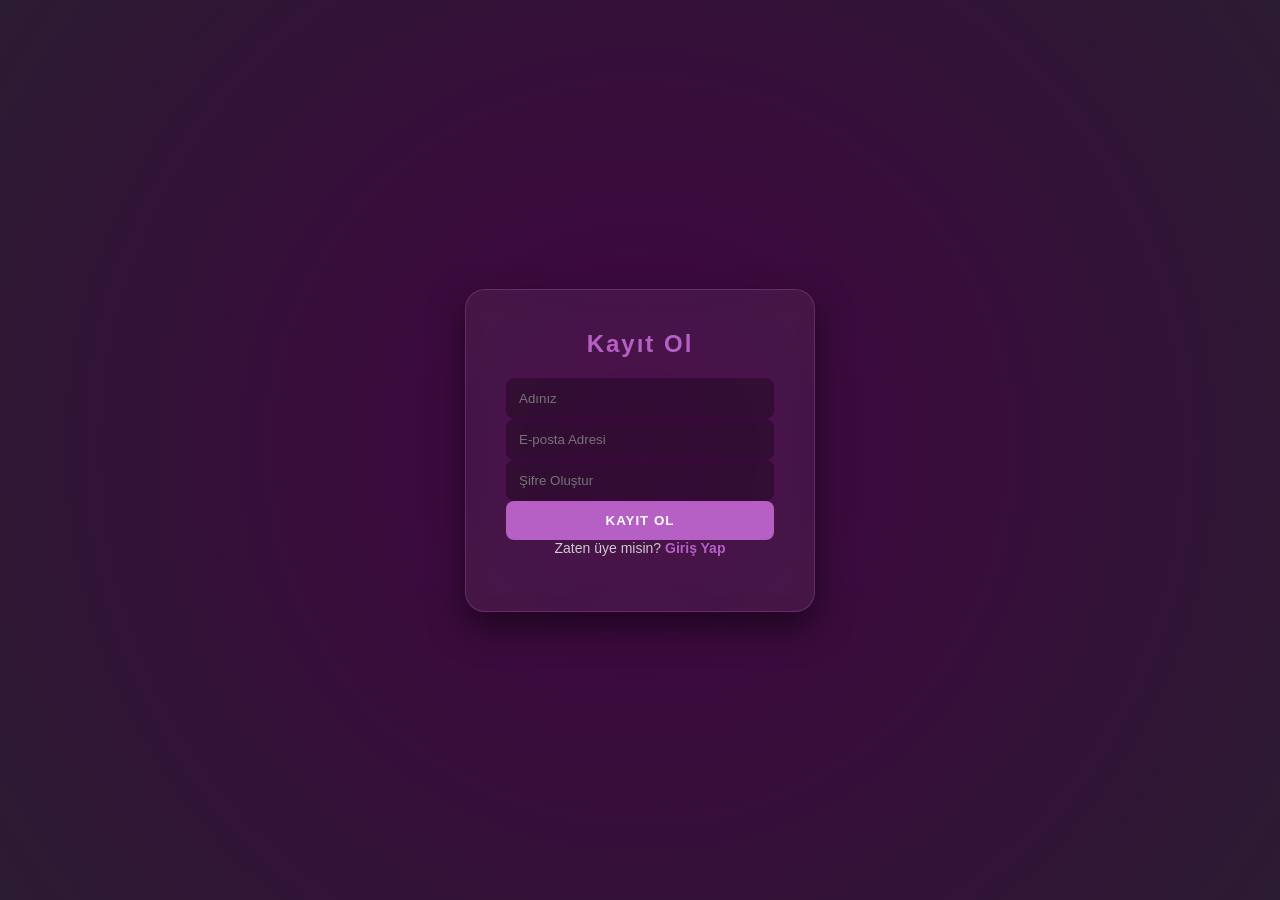
<file: index.html>
<!DOCTYPE html>
<html lang="tr">
<head>
    <meta charset="UTF-8">
    <title>Kayıt Ol - Galaxy</title>
    <link rel="stylesheet" href="style.css">
</head>
<body>
    <form class="galaxy-form">
        <h2>Kayıt Ol</h2>
        <input type="text" id="k_ad" placeholder="Adınız">
        <input type="email" id="k_email" placeholder="E-posta Adresi">
        <input type="password" id="k_sifre" placeholder="Şifre Oluştur">
        <input type="button" value="KAYIT OL" onclick="kayitOl()">
        <p>Zaten üye misin? <a href="girisyap.html">Giriş Yap</a></p>
    </form>

    <script>
        function kayitOl() {
            const ad = document.getElementById('k_ad').value.trim();
            const email = document.getElementById('k_email').value.trim();
            const sifre = document.getElementById('k_sifre').value.trim();

            if (ad === "" || email === "" || sifre === "") {
                alert("Kral, tüm alanları doldurman lazım. Galaxy'de eksik istemiyoruz!");
            } else if (sifre.length < 4) {
                alert("Şifren çok kısa, en az 4 karakter yapalım.");
            } else {
                alert("Kayıt Başarılı! GALAXY'E ışınlanıyorsun " + ad);
                window.location.href = "anasayfa.html";
            }
        }
    </script>
</body>
</html>
</file>
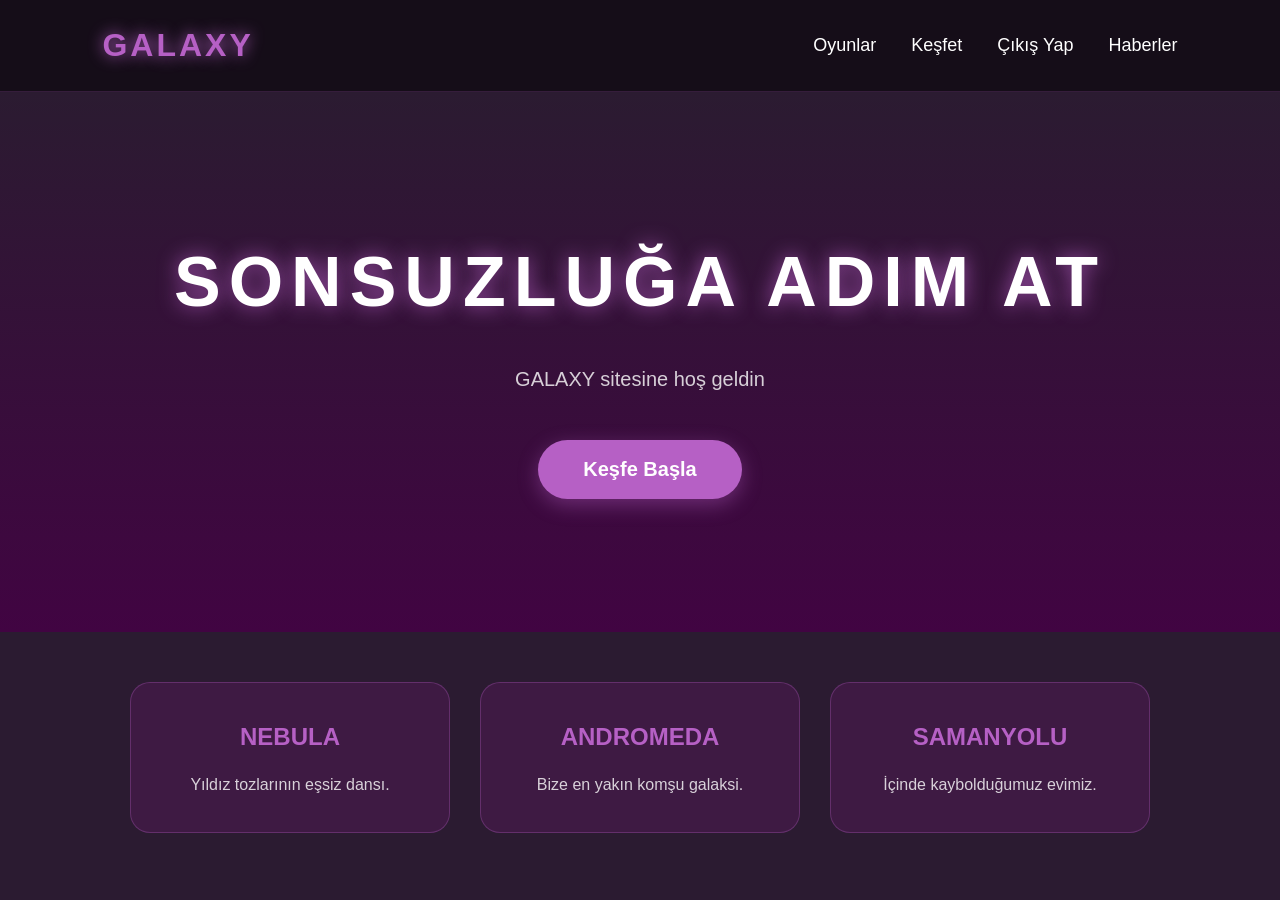
<file: anasayfa.html>
<!DOCTYPE html>
<html lang="tr">
<head>
    <meta charset="UTF-8">
    <title>GALAXY | Evreni Keşfet</title>
    <link rel="stylesheet" href="galaxy.css">
</head>
<body>

    <nav class="navbar">
        <div class="logo">GALAXY</div>
        <ul class="nav-links">
            <li><a href="oyunlar.html">Oyunlar</a></li>
            <li><a href="kesfet.html">Keşfet</a></li>
            <li><a href="girisyap.html">Çıkış Yap</a></li>
            <li><a href="haberler.html">Haberler</a></li>
        </ul>
    </nav>

    <header class="hero">
        <h1>SONSUZLUĞA ADIM AT</h1>
        <p>GALAXY sitesine hoş geldin</p>
        <button class="cta-btn" onclick="KesfeBasla()">Keşfe Başla</button>
    </header>

    <section class="cards-container">
        <div class="card">
            <h3>Nebula</h3>
            <p>Yıldız tozlarının eşsiz dansı.</p>
        </div>
        <div class="card">
            <h3>Andromeda</h3>
            <p>Bize en yakın komşu galaksi.</p>
        </div>
        <div class="card">
            <h3>Samanyolu</h3>
            <p>İçinde kaybolduğumuz evimiz.</p>
        </div>
    </section>

</body>
<script>
    function KesfeBasla() {
        alert("Keşfe başlıyoruz! Evrenin sırlarını keşfetmeye hazır olun!");
        window.location.assign("kesfet.html");
    }
</script>
</html>
</file>
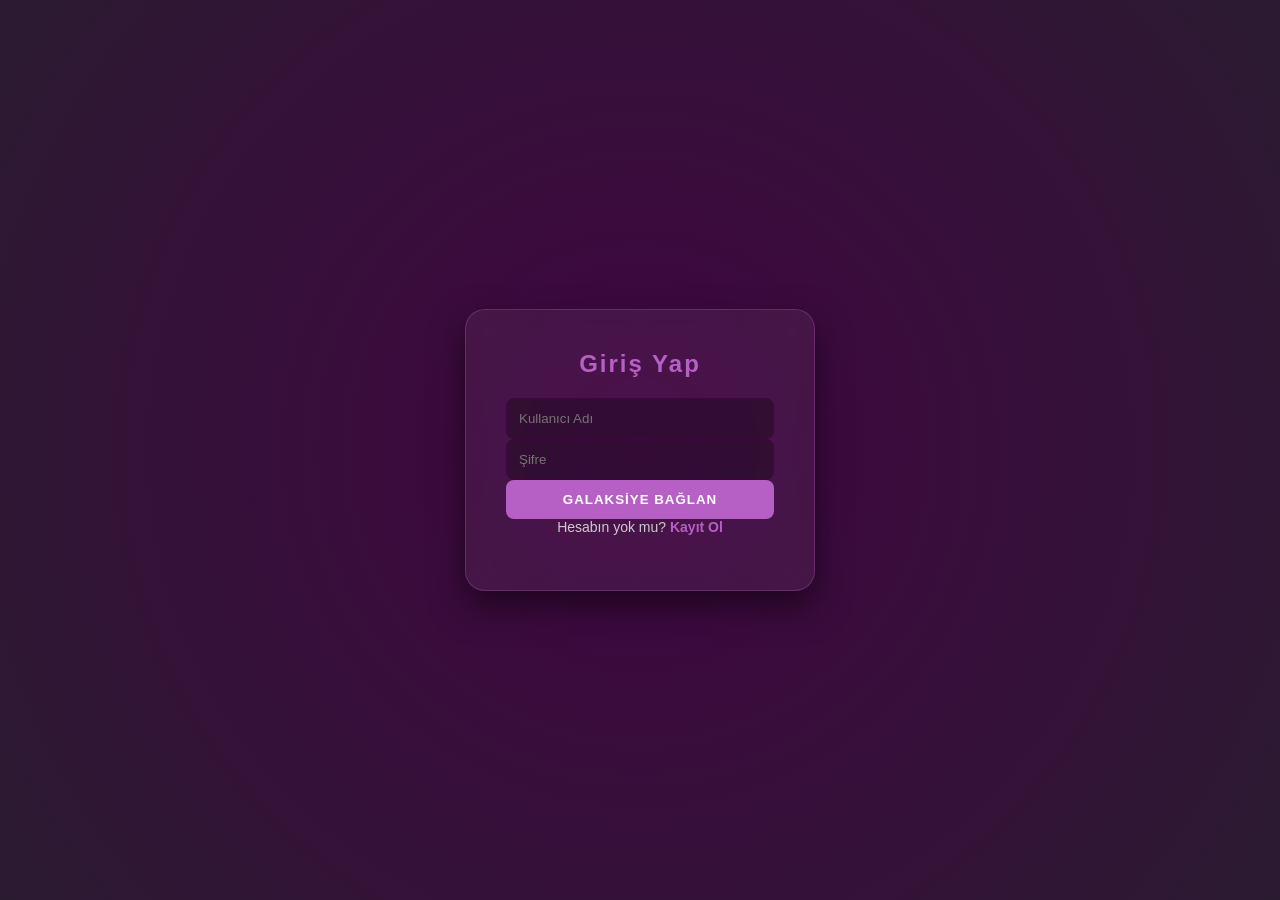
<file: girisyap.html>
<!DOCTYPE html>
<html lang="tr">
<head>
    <meta charset="UTF-8">
    <title>Giriş Yap - Galaxy</title>
    <link rel="stylesheet" href="style.css">
</head>
<body>
    <form class="galaxy-form">
        <h2>Giriş Yap</h2>
        <input type="text" id="l_ad" placeholder="Kullanıcı Adı">
        <input type="password" id="l_sifre" placeholder="Şifre">
        <input type="button" value="Galaksiye Bağlan" onclick="girisYap()">
        <p>Hesabın yok mu? <a href="index.html">Kayıt Ol</a></p>
    </form>

    <script>
        function girisYap() {
            const ad = document.getElementById('l_ad').value.trim();
            const sifre = document.getElementById('l_sifre').value.trim();

            if (ad === "" || sifre === "") {
                alert("Kral, buralar boş geçilmez! İsim ve şifre şart.");
            } else {
                alert("Hoş geldin " + ad + "! Galaksiye ışınlanıyorsun...");
                window.location.href = "anasayfa.html";
            }
        }
    </script>
</body>
</html>
</file>
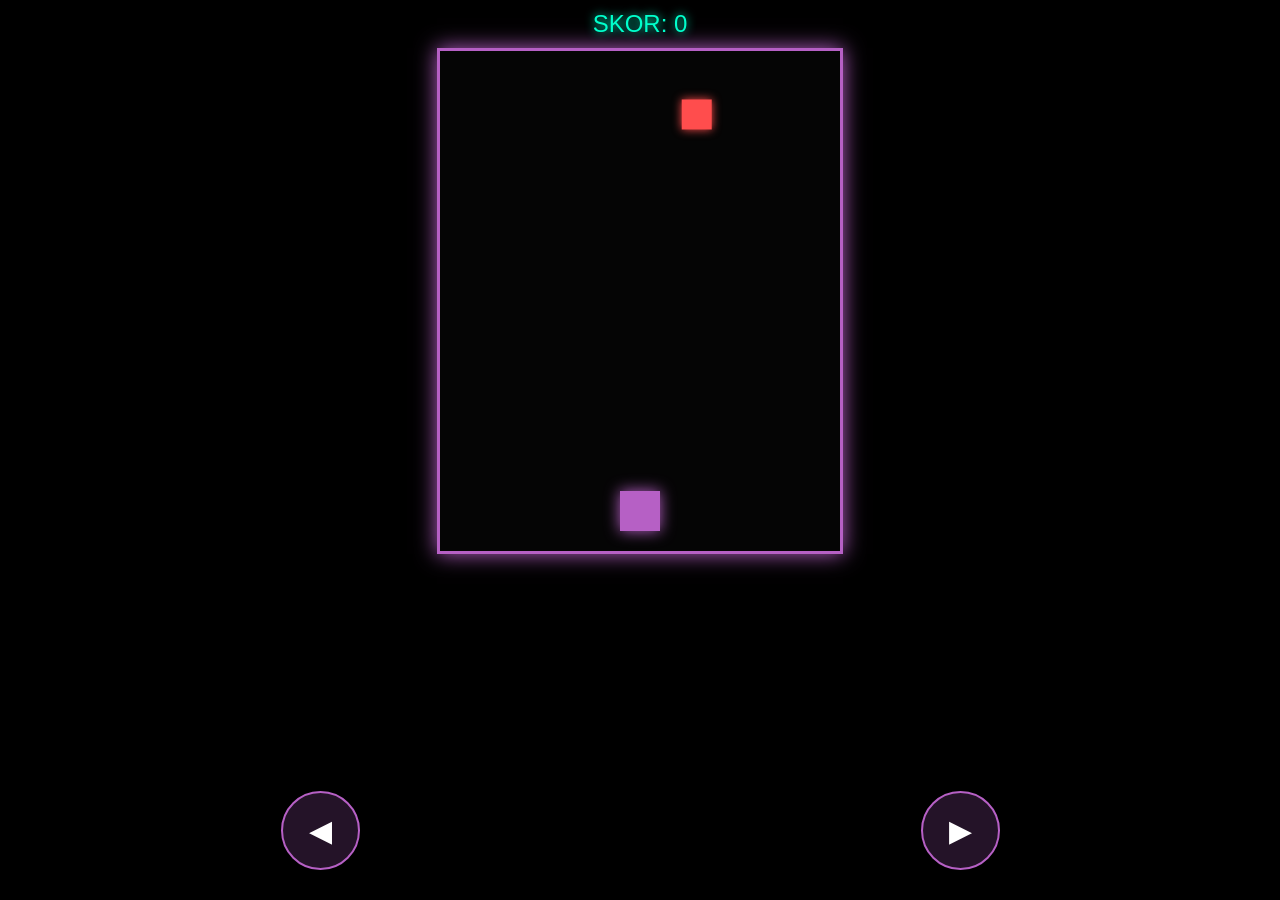
<file: goktasi.html>
<!DOCTYPE html>
<html lang="tr">
<head>
    <meta charset="UTF-8">
    <meta name="viewport" content="width=device-width, initial-scale=1.0, maximum-scale=1.0, user-scalable=no">
    <title>The Galaxy: Escape - V2.5</title>
    <style>
        body { margin: 0; background: #000; overflow: hidden; color: white; font-family: sans-serif; text-align: center; touch-action: manipulation; }
        canvas { border: 3px solid #b660c5; display: block; margin: 10px auto; background: #050505; box-shadow: 0 0 20px #b660c5; max-width: 95vw; max-height: 70vh; }
        .score-container { font-size: 24px; color: #00ffcc; margin-top: 10px; text-shadow: 0 0 10px #00ffcc; }
        .controls { display: flex; justify-content: space-around; width: 100%; position: fixed; bottom: 30px; }
        .btn { 
            width: 75px; height: 75px; background: rgba(182, 96, 197, 0.2); 
            border: 2px solid #b660c5; border-radius: 50%; color: white; 
            font-size: 30px; display: flex; align-items: center; justify-content: center;
            user-select: none; -webkit-tap-highlight-color: transparent;
            cursor: pointer; /* Mouse ile üzerine gelince el işareti çıkar */
        }
        .btn:active { background: rgba(182, 96, 197, 0.6); transform: scale(0.9); }
    </style>
</head>
<body>

    <div class="score-container">SKOR: <span id="skorTablosu">0</span></div>
    <canvas id="gameCanvas" width="400" height="500"></canvas>

    <div class="controls">
        <div class="btn" id="solBtn">◀</div>
        <div class="btn" id="sagBtn">▶</div>
    </div>

    <script>
        const canvas = document.getElementById("gameCanvas");
        const ctx = canvas.getContext("2d");

        let gemi = { x: 180, y: 440, w: 40, h: 40, hiz: 8 };
        let taslar = [];
        let skor = 0;
        let oyunBitti = false;
        let tuslar = {};

        // Klavye Kontrolleri
        window.onkeydown = (e) => tuslar[e.key] = true;
        window.onkeyup = (e) => tuslar[e.key] = false;

        // --- HEM MOBİL HEM MOUSE KONTROL MERKEZİ ---
        const solBtn = document.getElementById("solBtn");
        const sagBtn = document.getElementById("sagBtn");

        // SOL BUTON (Dokunma ve Mouse)
        const solaBas = (e) => { if(e) e.preventDefault(); tuslar["ArrowLeft"] = true; };
        const solaBirak = () => tuslar["ArrowLeft"] = false;

        solBtn.addEventListener("touchstart", solaBas);
        solBtn.addEventListener("mousedown", solaBas);
        solBtn.addEventListener("touchend", solaBirak);
        solBtn.addEventListener("mouseup", solaBirak);
        solBtn.addEventListener("mouseleave", solaBirak);

        // SAĞ BUTON (Dokunma ve Mouse)
        const sagaBas = (e) => { if(e) e.preventDefault(); tuslar["ArrowRight"] = true; };
        const sagaBirak = () => tuslar["ArrowRight"] = false;

        sagBtn.addEventListener("touchstart", sagaBas);
        sagBtn.addEventListener("mousedown", sagaBas);
        sagBtn.addEventListener("touchend", sagaBirak);
        sagBtn.addEventListener("mouseup", sagaBirak);
        sagBtn.addEventListener("mouseleave", sagaBirak);

        function tasOlustur() {
            if (Math.random() < 0.04) {
                taslar.push({ 
                    x: Math.random() * (canvas.width - 30), 
                    y: -30, w: 30, h: 30, 
                    hiz: 1.5 + Math.random() * 2 
                });
            }
        }

        function guncelle() {
            if (oyunBitti) return;
            if ((tuslar["ArrowLeft"] || tuslar["a"] || tuslar["A"]) && gemi.x > 0) gemi.x -= gemi.hiz;
            if ((tuslar["ArrowRight"] || tuslar["d"] || tuslar["D"]) && gemi.x < canvas.width - gemi.w) gemi.x += gemi.hiz;

            for (let i = 0; i < taslar.length; i++) {
                taslar[i].y += taslar[i].hiz;
                if (gemi.x < taslar[i].x + taslar[i].w && gemi.x + gemi.w > taslar[i].x &&
                    gemi.y < taslar[i].y + taslar[i].h) {
                    oyunBitti = true;
                    alert("OYUN BİTTİ KRAL! Skorun: " + skor);
                    location.reload(); 
                }
                if (taslar[i].y > canvas.height) {
                    taslar.splice(i, 1);
                    skor++;
                    document.getElementById("skorTablosu").innerText = skor;
                }
            }
            tasOlustur();
        }

        function ciz() {
            ctx.clearRect(0, 0, canvas.width, canvas.height);
            ctx.shadowBlur = 15; ctx.shadowColor = "#b660c5";
            ctx.fillStyle = "#b660c5";
            ctx.fillRect(gemi.x, gemi.y, gemi.w, gemi.h);
            ctx.shadowBlur = 10; ctx.shadowColor = "#ff4d4d";
            ctx.fillStyle = "#ff4d4d";
            for (let t of taslar) { ctx.fillRect(t.x, t.y, t.w, t.h); }
            requestAnimationFrame(() => { guncelle(); ciz(); });
        }
        ciz();
    </script>
</body>
</html>
</file>
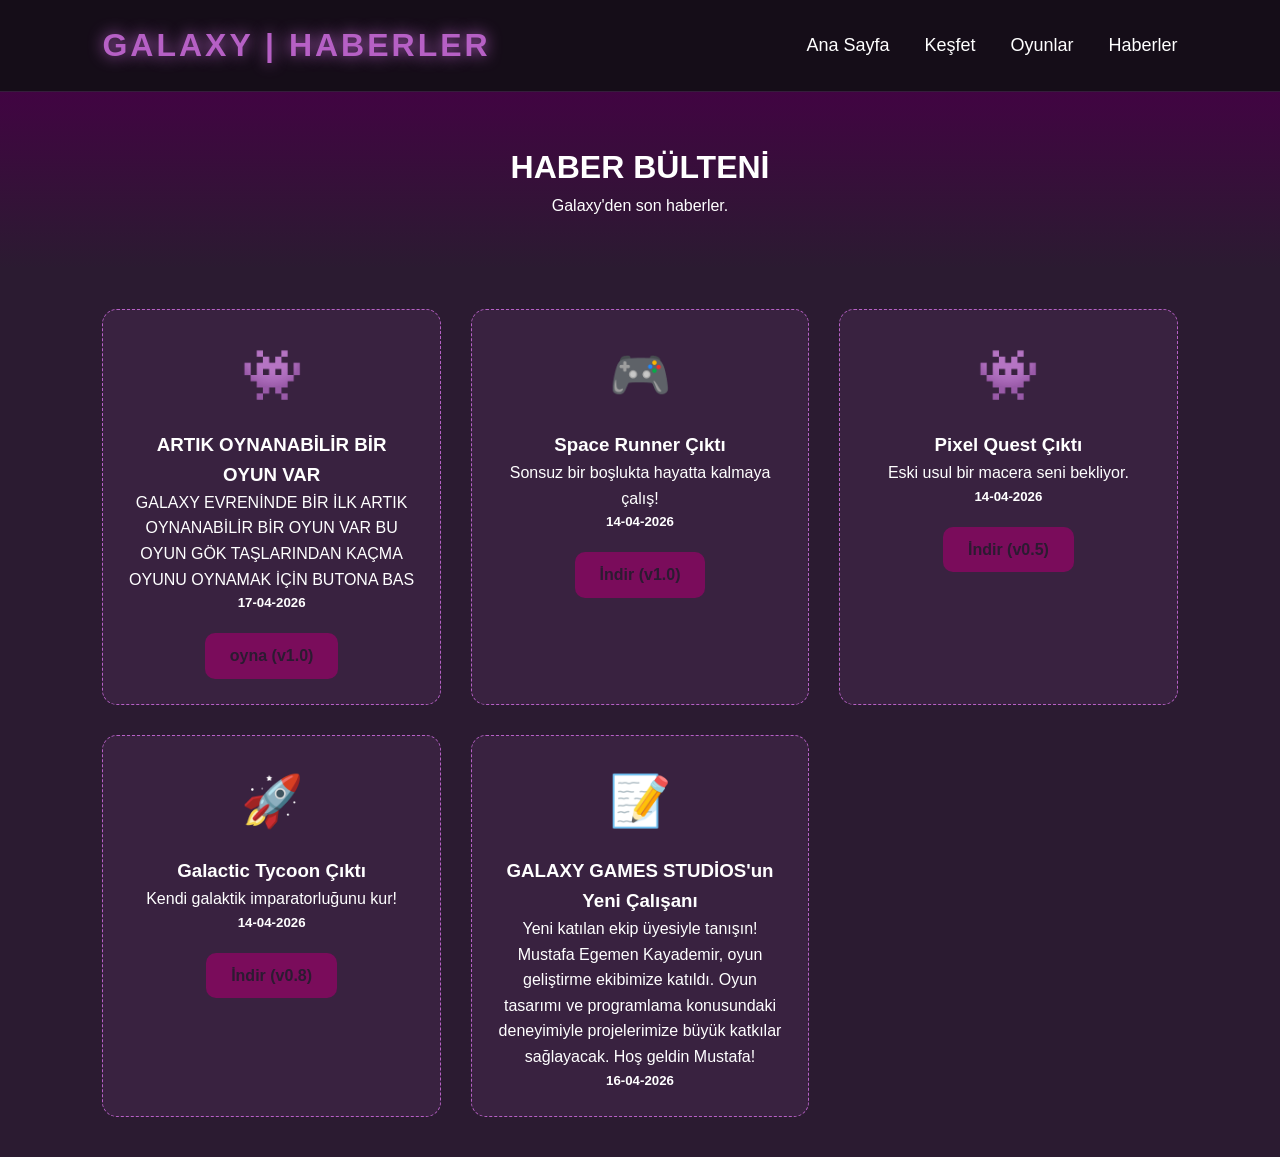
<file: haberler.html>
<!DOCTYPE html>
<html lang="tr">
<head>
    <meta charset="UTF-8">
    <title>GALAXY | HABERLER</title>
    <link rel="stylesheet" href="galaxy.css">
</head>
<body>

    <nav class="navbar">
        <div class="logo">GALAXY | HABERLER</div>
        <ul class="nav-links">
            <li><a href="anasayfa.html">Ana Sayfa</a></li>
            <li><a href="kesfet.html">Keşfet</a></li>
            <li><a href="oyunlar.html">Oyunlar</a></li>
            <li><a href="haberler.html">Haberler</a></li>
        </ul>
    </nav>

    <header class="hero-small">
        <h1>HABER BÜLTENİ</h1>
        <p>Galaxy'den son haberler.</p>
    </header>

    <section class="news-grid">
        <div class="news-card">
            <div class="news-img">👾</div>
            <h3>ARTIK OYNANABİLİR BİR OYUN VAR</h3>
            <p>GALAXY EVRENİNDE BİR İLK ARTIK OYNANABİLİR BİR OYUN VAR BU OYUN GÖK TAŞLARINDAN KAÇMA OYUNU OYNAMAK İÇİN BUTONA BAS</p>
            <h5>17-04-2026</h5>
            <a href="goktasi.html" class="download-btn">oyna (v1.0)</a>
        </div>
        
        <div class="news-card">
            <div class="news-img">🎮</div> 
            <h3>Space Runner Çıktı</h3>
            <p>Sonsuz bir boşlukta hayatta kalmaya çalış!</p>
            <h5>14-04-2026</h5>
            <a href="#" class="download-btn">İndir (v1.0)</a>
        </div>
        
        <div class="news-card">
            <div class="news-img">👾</div>
            <h3>Pixel Quest Çıktı</h3>
            <p>Eski usul bir macera seni bekliyor.</p>
            <h5>14-04-2026</h5>
            <a href="#" class="download-btn">İndir (v0.5)</a>
        </div>
        <div class="news-card">
            <div class="news-img">🚀</div>
            <h3>Galactic Tycoon Çıktı</h3>
            <p>Kendi galaktik imparatorluğunu kur!</p>
            <h5>14-04-2026</h5>
            <a href="#" class="download-btn">İndir (v0.8)</a>
        </div>
        <div class="news-card">
            <div class="news-img">📝</div>
            <h3>GALAXY GAMES STUDİOS'un Yeni Çalışanı</h3>
            <p>Yeni katılan ekip üyesiyle tanışın!
                Mustafa Egemen Kayademir, oyun geliştirme ekibimize katıldı. Oyun tasarımı ve programlama konusundaki deneyimiyle projelerimize büyük katkılar sağlayacak. Hoş geldin Mustafa!
            </p>
            <h5>16-04-2026</h5>
        </div>
    </section>

</body>
</html>
</file>
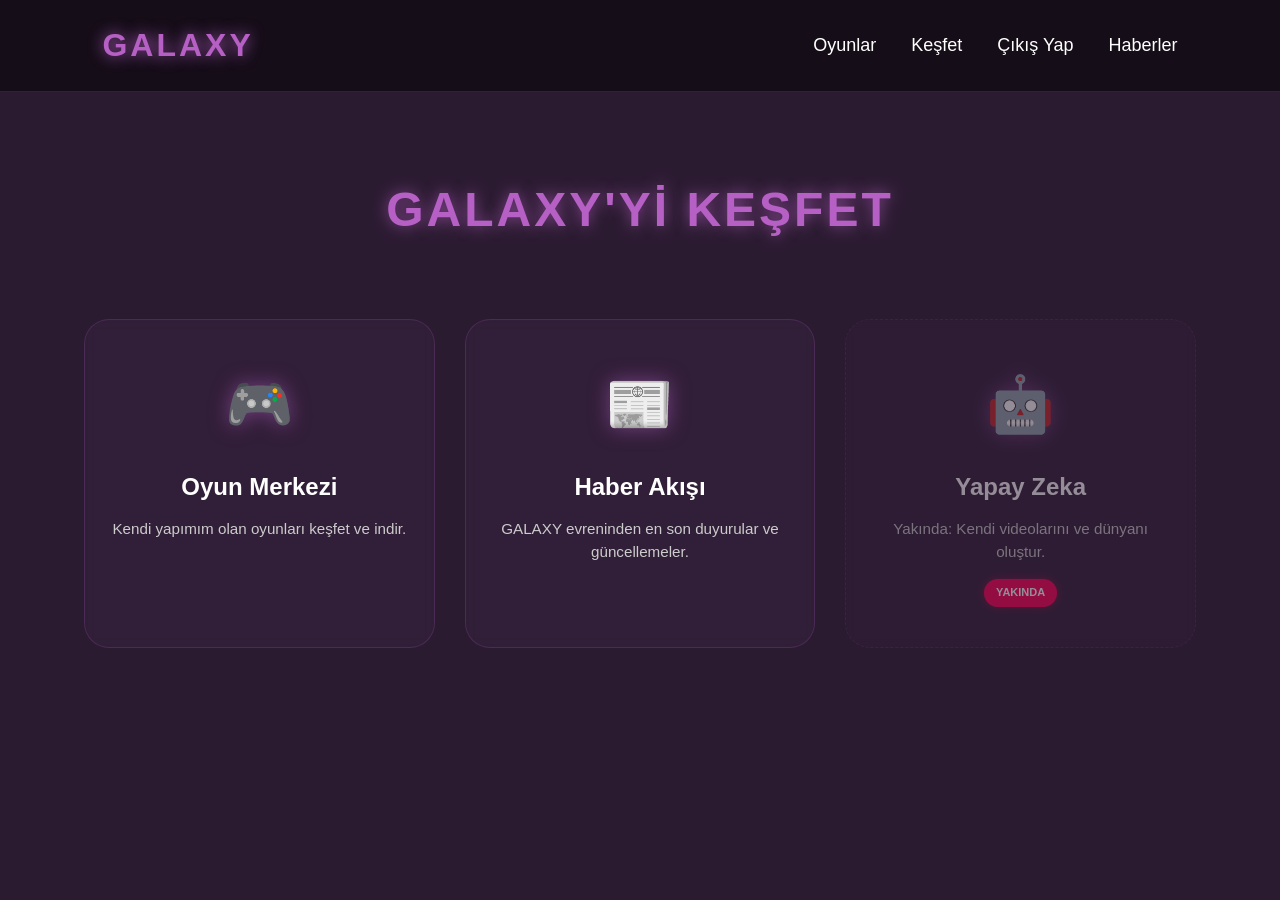
<file: kesfet.html>
<!DOCTYPE html>
<html lang="en">
<head>
    <meta charset="UTF-8">
    <meta name="viewport" content="width=device-width, initial-scale=1.0">
    <title>Galaxy | Keşfet</title>
    <link rel="stylesheet" href="galaxy.css">
</head>
<body>
    <nav class="navbar">
        <div class="logo">GALAXY</div>
        <ul class="nav-links">
            <li><a href="oyunlar.html">Oyunlar</a></li>
            <li><a href="kesfet.html">Keşfet</a></li>
            <li><a href="girisyap.html">Çıkış Yap</a></li>
            <li><a href="haberler.html">Haberler</a></li>
        </ul>
    </nav>
    
    <section class="explore-hub">
    <h2>GALAXY'Yİ KEŞFET</h2>
    <div class="hub-container">
        <a href="oyunlar.html" class="hub-card">
            <div class="hub-icon">🎮</div>
            <h3>Oyun Merkezi</h3>
            <p>Kendi yapımım olan oyunları keşfet ve indir.</p>
        </a>

        <a href="haberler.html" class="hub-card">
            <div class="hub-icon">📰</div>
            <h3>Haber Akışı</h3>
            <p>GALAXY evreninden en son duyurular ve güncellemeler.</p>
        </a>

        <div class="hub-card locked">
            <div class="hub-icon">🤖</div>
            <h3>Yapay Zeka</h3>
            <p>Yakında: Kendi videolarını ve dünyanı oluştur.</p>
            <span class="badge">YAKINDA</span>
        </div>
    </div>
</section>
</body>
</html>
</file>
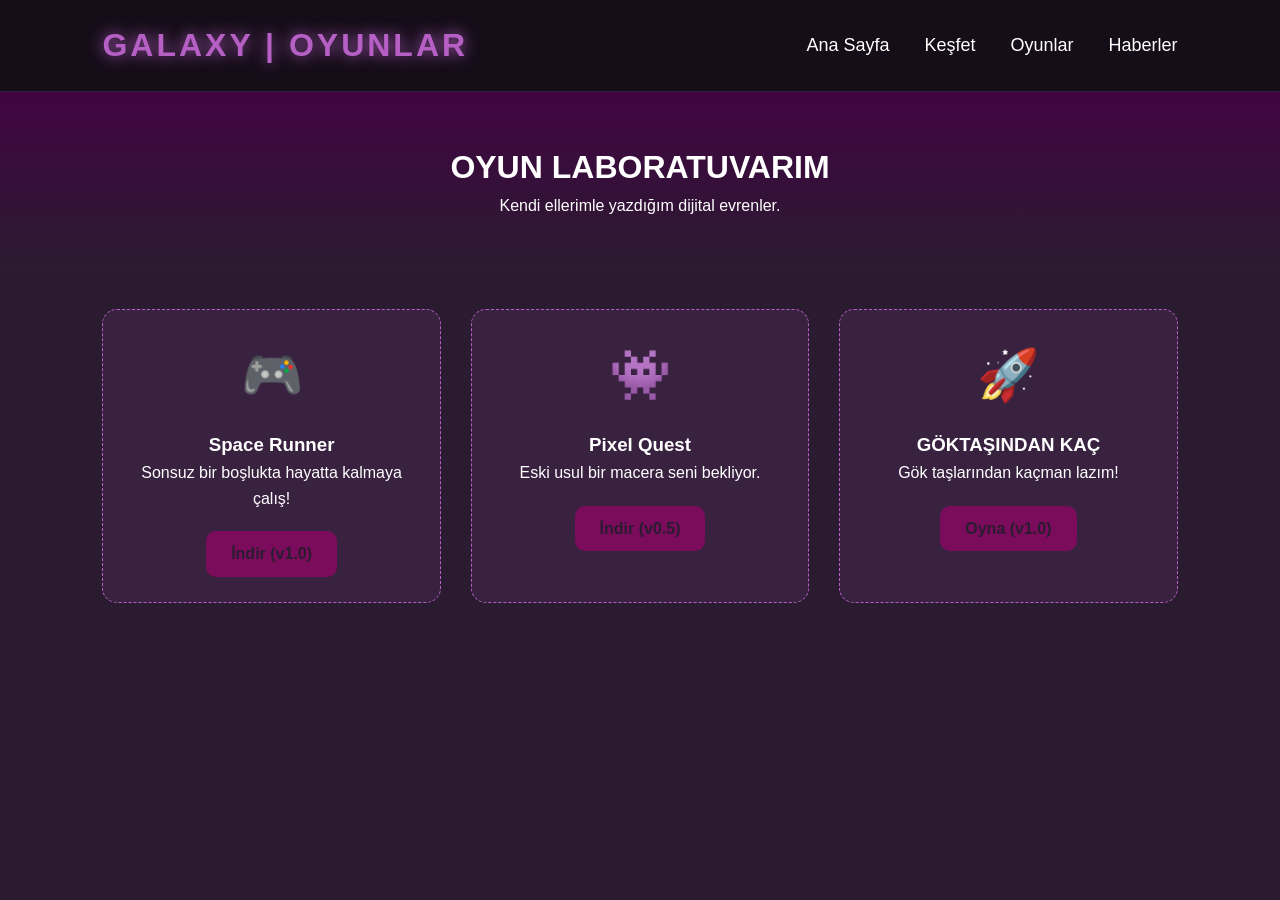
<file: oyunlar.html>
<!DOCTYPE html>
<html lang="tr">
<head>
    <meta charset="UTF-8">
    <title>GALAXY | Oyunlarım</title>
    <link rel="stylesheet" href="galaxy.css">
</head>
<body>

    <nav class="navbar">
        <div class="logo">GALAXY | OYUNLAR</div>
        <ul class="nav-links">
            <li><a href="anasayfa.html">Ana Sayfa</a></li>
            <li><a href="kesfet.html">Keşfet</a></li>
            <li><a href="oyunlar.html">Oyunlar</a></li>
            <li><a href="haberler.html">Haberler</a></li>
        </ul>
    </nav>

    <header class="hero-small">
        <h1>OYUN LABORATUVARIM</h1>
        <p>Kendi ellerimle yazdığım dijital evrenler.</p>
    </header>

    <section class="game-grid">
        <div class="game-card">
            <div class="game-img">🎮</div> <h3>Space Runner</h3>
            <p>Sonsuz bir boşlukta hayatta kalmaya çalış!</p>
            <a href="#" class="download-btn">İndir (v1.0)</a>
        </div>

        <div class="game-card">
            <div class="game-img">👾</div>
            <h3>Pixel Quest</h3>
            <p>Eski usul bir macera seni bekliyor.</p>
            <a href="#" class="download-btn">İndir (v0.5)</a>
        </div>
        <div class="game-card">
            <div class="game-img">🚀</div>
            <h3>GÖKTAŞINDAN KAÇ</h3>
            <p>Gök taşlarından kaçman lazım!</p>
            <a href="goktasi.html" class="download-btn">Oyna (v1.0)</a>
        </div>
    </section>

</body>
</html>
</file>
<file: style.css>
/* 1. Genel Sıfırlama ve Arka Plan */
* {
    margin: 0;
    padding: 0;
    box-sizing: border-box;
    font-family: 'Segoe UI', sans-serif;
}

body {
    background: radial-gradient(circle, #410442 0%, #2b1b31 100%);
    height: 100vh;
    display: flex;
    justify-content: center;
    align-items: center;
    color: white;
}

/* 2. Form Kutusu Tasarımı */
form {
    background: rgba(255, 255, 255, 0.05); /* Şeffaf cam efekti */
    padding: 40px;
    border-radius: 20px;
    box-shadow: 0 15px 35px rgba(0, 0, 0, 0.5);
    border: 1px solid rgba(182, 96, 197, 0.3); /* İnce mor çerçeve */
    backdrop-filter: blur(10px); /* Arkayı bulanıklaştırma (Glassmorphism) */
    width: 350px;
    text-align: center;
}

form h2 {
    margin-bottom: 20px;
    color: #b660c5;
    letter-spacing: 2px;
}

/* 3. Input (Giriş) Alanları */
div {
    margin-bottom: 20px;
}

input[type="text"],
input[type="password"],
input[type="email"] {
    width: 100%;
    padding: 12px;
    background: rgba(0, 0, 0, 0.3);
    border: 1px solid #410442;
    border-radius: 8px;
    color: white;
    outline: none;
    transition: 0.3s;
}

input:focus {
    border-color: #b660c5;
    box-shadow: 0 0 10px rgba(182, 96, 197, 0.5);
}

/* 4. Yazılar ve Linkler */
p {
    font-size: 14px;
    margin-bottom: 15px;
    color: #ccc;
}

a {
    color: #b660c5;
    text-decoration: none;
    font-weight: bold;
}

a:hover {
    text-decoration: underline;
}

/* 5. Buton Tasarımı (Galaxy Butonu) */
input[type="button"] {
    width: 100%;
    padding: 12px;
    background: #b660c5;
    border: none;
    border-radius: 8px;
    color: white;
    font-weight: bold;
    cursor: pointer;
    transition: 0.3s ease-in-out;
    text-transform: uppercase;
    letter-spacing: 1px;
}

input[type="button"]:hover {
    background: #d182df;
    transform: scale(1.02);
    box-shadow: 0 0 20px rgba(182, 96, 197, 0.6);
}
</file>
<file: galaxy.css>
* {
    margin: 0;
    padding: 0;
    box-sizing: border-box;
    font-family: 'Segoe UI', Tahoma, Geneva, Verdana, sans-serif;
}

body {
    background-color: #2b1b31;
    color: #ffffff;
    line-height: 1.6;
}

.navbar {
    display: flex;
    justify-content: space-between;
    align-items: center;
    padding: 20px 8%;
    background: rgba(0,0,0,0.5);
    border-bottom: 1px solid rgba(182, 96, 197, 0.2);
}
.logo {
    font-size: 32px;
    font-weight: bold;
    color: #b660c5;
    letter-spacing: 3px;
    text-shadow: 0 0 15px #b660c5;

}
.nav-links {
    display: flex;
    list-style: none;
}
.nav-links li {
    margin-left: 35px;
}
.nav-links a {
    color: #ffffff; /* Menü yazılarını parlak beyaz yaptık! */
    text-decoration: none; /* Alt çizgiyi kaldırdık */
    font-size: 18px;
    font-weight: 500;
    transition: 0.3s;
}
.nav-links a:hover {
    color: #b660c5;
}
/* 3. Hero Bölümü (Sonsuzluğa Adım At) - Kutu Kaldırıldı */
.hero {
    height: 60vh; /* Yükseklik */
    display: flex;
    flex-direction: column;
    justify-content: center;
    align-items: center;
    text-align: center;
    /* Koyu kutuyu kaldırdık, direkt arka plana geçiş verdik */
    background: linear-gradient(to bottom, transparent, #410442); 
    padding: 0 20px;
}

.hero h1 {
    font-size: 70px; /* Dev gibi başlık */
    color: #ffffff; /* Başlık parlak beyaz */
    text-transform: uppercase; /* Tümünü büyük harf yap */
    letter-spacing: 8px; /* Harf arasını aç */
    margin-bottom: 25px;
    text-shadow: 0 0 20px rgba(182, 96, 197, 0.8); /* Başlığa parlama efekti */
}

.hero p {
    font-size: 20px;
    color: rgba(255, 255, 255, 0.8); /* Alt yazı hafif sönük beyaz */
    max-width: 600px;
    margin-bottom: 30px;
}

/* 4. Buton (Keşfe Başla) - Tamamen Yenilendi */
.cta-btn {
    background-color: #b660c5; /* Parlak mor arka plan */
    color: #ffffff; /* Beyaz yazı */
    border: none; /* Kenarlık yok */
    padding: 18px 45px; /* Büyük ve şık */
    font-size: 20px;
    font-weight: bold;
    border-radius: 50px; /* Tam yuvarlak köşeler */
    cursor: pointer;
    transition: 0.3s ease-in-out; /* Yumuşak geçiş */
    box-shadow: 0 6px 20px rgba(182, 96, 197, 0.4); /* Hafif gölge */
    margin-top: 15px;
}

.cta-btn:hover {
    background-color: #d182df; /* Üstüne gelince daha parlak lila */
    transform: translateY(-4px) scale(1.05); /* Yukarı zıpla ve büyü */
    box-shadow: 0 10px 30px rgba(182, 96, 197, 0.7); /* Güçlü parlama */
}

/* 5. Kartlar - Sağdaki Kutular */
.cards-container {
    display: flex;
    justify-content: center;
    gap: 30px;
    padding: 50px 8%;
    flex-wrap: wrap; /* Mobilde alt alta geçsin */
}

.card {
    background: rgba(142, 29, 138, 0.2); /* Saydam koyu mor */
    border: 1px solid rgba(182, 96, 197, 0.3);
    padding: 35px;
    border-radius: 20px; /* Yumuşak köşeler */
    width: 320px;
    text-align: center;
    transition: 0.3s ease;
}

.card:hover {
    background: rgba(182, 96, 197, 0.3); /* Üstüne gelince aydınlan */
    transform: translateY(-10px); /* Yukarı kalk */
    box-shadow: 0 10px 20px rgba(0, 0, 0, 0.4);
}

.card h3 {
    font-size: 24px;
    color: #b660c5; /* Kart başlıkları lila */
    margin-bottom: 15px;
    text-transform: uppercase;
}

.card p {
    color: rgba(255, 255, 255, 0.8); /* Kart yazıları beyaz */
    font-size: 16px;
}

.hero-small {
    padding: 50px 20px;
    text-align: center;
    background: linear-gradient(to bottom, #410442, #2b1b31);
}

.game-grid {
    display: grid;
    grid-template-columns: repeat(auto-fit, minmax(280px, 1fr));
    gap: 30px;
    padding: 40px 8%;
}

.game-card {
    background: rgba(182, 96, 197, 0.1);
    border:1px dashed #b660c5;
    padding: 25px;
    border-radius: 15px;
    text-align: center;
    transition: 0.4s;
}
.game-card:hover {
    border-style: solid;
    background: rgba(182, 96, 197, 0.2);
    transform: scale(1.03);
}

.game-img {
    font-size: 50px;
    margin-bottom: 15px;
}

.download-btn {
    display: inline-block;
    margin-top: 20px;
    padding: 10px 25px;
    background-color: #7a0c5b; /* İndir butonu canlı bir renk olsun */
    color: #2b1b31;
    text-decoration: none;
    font-weight: bold;
    border-radius: 10px;
    transition: 0.3s;
}
.download-btn:hover {
    background-color: #5b0751;
    box-shadow: 0 0 15px #42012a;
}

.news-grid {
    display: grid;
    grid-template-columns: repeat(auto-fit, minmax(280px, 1fr));
    gap: 30px;
    padding: 40px 8%;
}

.news-card {
    background: rgba(182, 96, 197, 0.1);
    border:1px dashed #b660c5;
    padding: 25px;
    border-radius: 15px;
    text-align: center;
    transition: 0.4s;
}
.news-card:hover {
    border-style: solid;
    background: rgba(182, 96, 197, 0.2);
    transform: scale(1.03);
}

.news-img {
    font-size: 50px;
    margin-bottom: 15px;
}
/* ===========================================
   KEŞFET (EXPLORE HUB) SAYFASI ÖZEL STİLLERİ
   =========================================== */

/* Sayfa Başlığı ve Açıklama Alanı */
.explore-hub {
    padding: 80px 5% 40px 5%;
    text-align: center;
    min-height: 80vh;
}

.explore-hub h2 {
    font-size: 3rem;
    color: #b660c5;
    text-shadow: 0 0 15px rgba(182, 96, 197, 0.7);
    margin-bottom: 10px;
    letter-spacing: 3px;
}

/* Kartların Dizildiği Kutu */
.hub-container {
    display: grid;
    grid-template-columns: repeat(auto-fit, minmax(280px, 1fr));
    gap: 30px;
    margin-top: 50px;
    padding: 20px;
}

/* Ana Kart Tasarımı */
.hub-card {
    background: rgba(182, 96, 197, 0.05); /* Çok hafif şeffaf mor */
    border: 1px solid rgba(182, 96, 197, 0.2);
    padding: 40px 25px;
    border-radius: 25px;
    text-decoration: none;
    color: white;
    transition: all 0.4s cubic-bezier(0.175, 0.885, 0.32, 1.275);
    display: flex;
    flex-direction: column;
    align-items: center;
    backdrop-filter: blur(5px);
}

/* Fareyle Üzerine Gelince (Hover) */
.hub-card:hover {
    background: rgba(182, 96, 197, 0.15);
    transform: translateY(-12px) scale(1.02);
    border-color: #00ffcc; /* Turkuaz parlama */
    box-shadow: 0 15px 30px rgba(0, 0, 0, 0.5), 0 0 20px rgba(0, 255, 204, 0.2);
}

/* İkonlar */
.hub-icon {
    font-size: 55px;
    margin-bottom: 20px;
    filter: drop-shadow(0 0 10px rgba(182, 96, 197, 0.5));
}

.hub-card h3 {
    font-size: 1.5rem;
    margin-bottom: 12px;
    color: #fff;
}

.hub-card p {
    font-size: 0.95rem;
    color: #ccc;
    line-height: 1.5;
}

/* Kilitli/Yakında Kartı Stili */
.locked {
    position: relative;
    opacity: 0.5;
    cursor: not-allowed;
    border-style: dashed;
}

.locked:hover {
    transform: none; /* Kilitli kart zıplamasın */
    border-color: #ff0055;
}

.badge {
    background: #ff0055;
    color: white;
    font-size: 11px;
    font-weight: bold;
    padding: 5px 12px;
    border-radius: 50px;
    margin-top: 15px;
    text-transform: uppercase;
    box-shadow: 0 0 10px rgba(255, 0, 85, 0.4);
}
</file>
